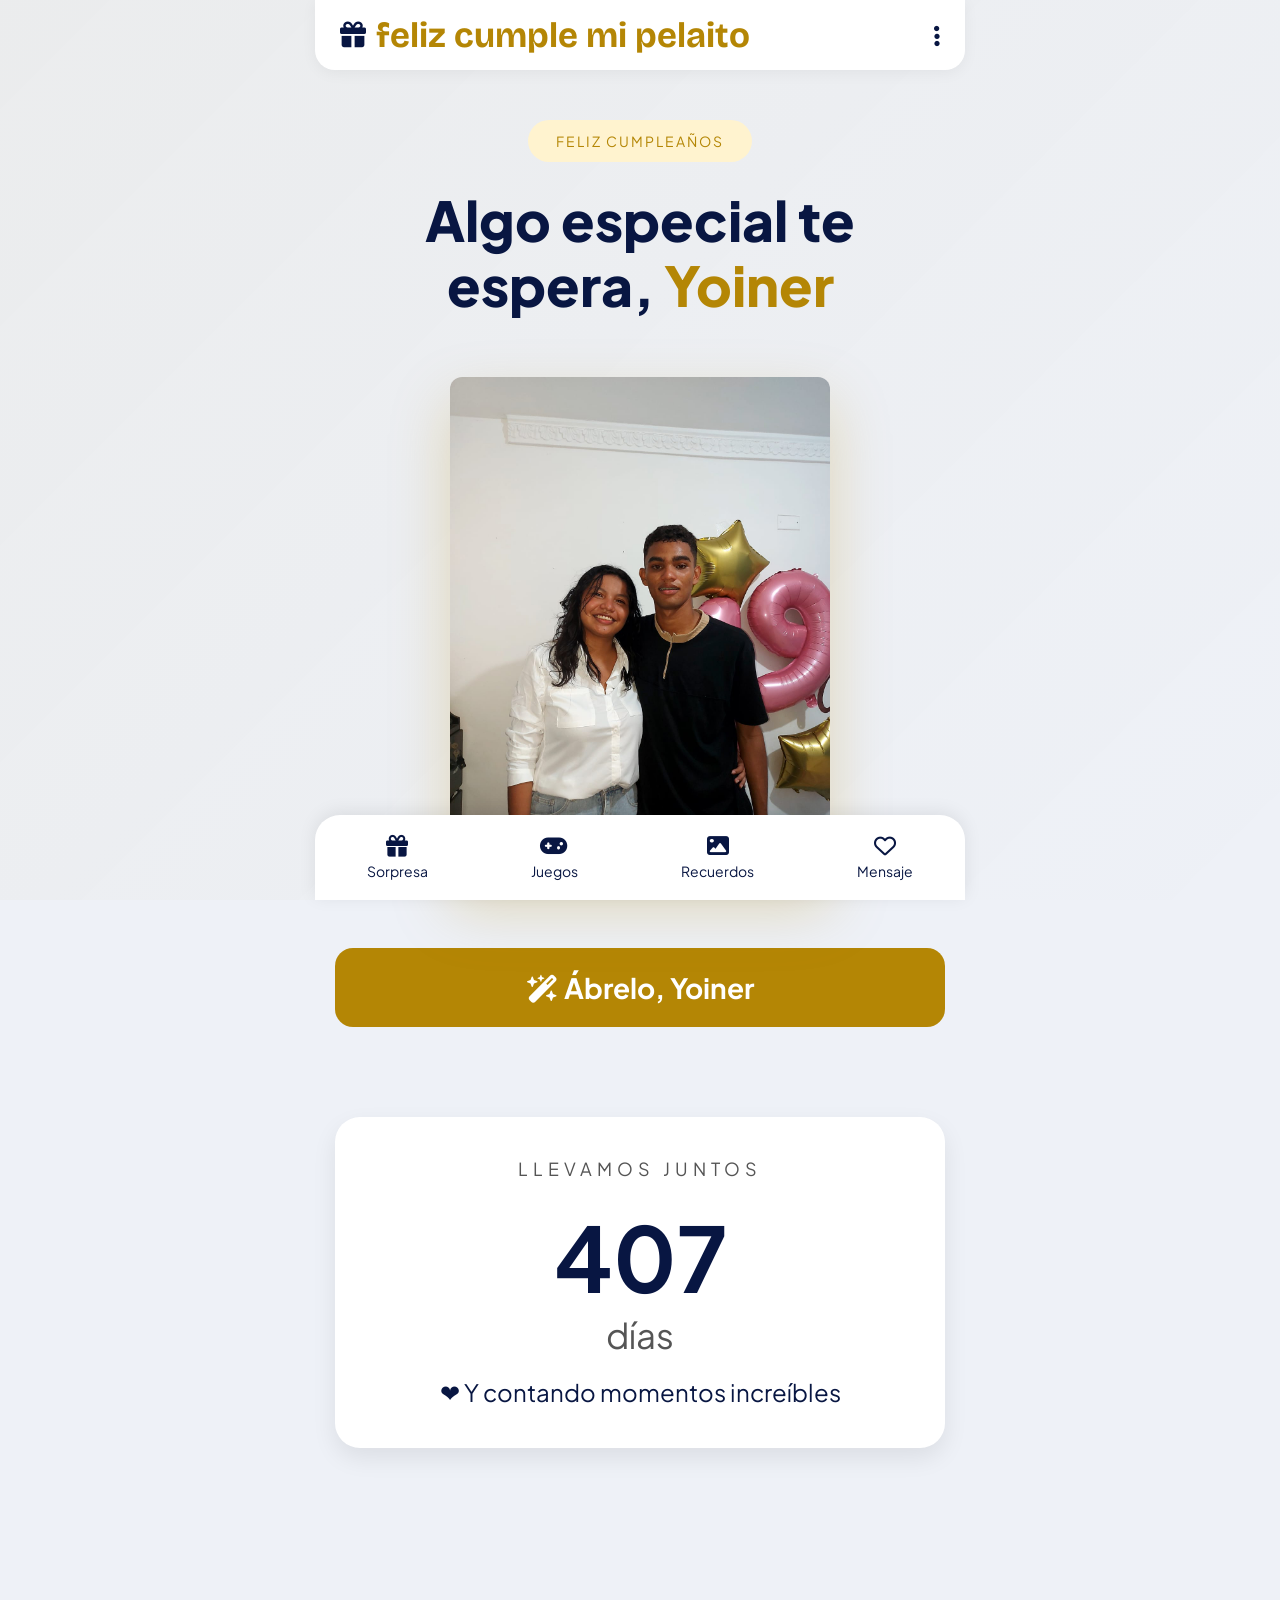
<file: index.html>
<!DOCTYPE html>
<html lang="es">

<head>

    <meta charset="UTF-8">

    <meta name="viewport" content="width=device-width, initial-scale=1.0">

    <title>feliz cumple mi pelaito</title>

    <link rel="stylesheet" href="css/style.css">

    <link rel="stylesheet" href="css/responsive.css">

    <link rel="stylesheet" href="css/animations.css">

    <!-- Google Fonts -->

    <link href="https://fonts.googleapis.com/css2?family=Plus+Jakarta+Sans:wght@300;400;500;700;800&display=swap"
        rel="stylesheet">

    <link href="https://fonts.googleapis.com/css2?family=Bricolage+Grotesque:wght@700;800&display=swap"
        rel="stylesheet">

    <!-- Font Awesome -->

    <link rel="stylesheet" href="https://cdnjs.cloudflare.com/ajax/libs/font-awesome/6.6.0/css/all.min.css">

</head>

<body>

    <header>

        <div class="logo">

            <i class="fa-solid fa-gift"></i>

            <h2>feliz cumple mi pelaito</h2>

        </div>

        <button class="menu">

            <i class="fa-solid fa-ellipsis-vertical"></i>

        </button>

    </header>

    <main>

        <section class="hero">

            <span class="badge">
                FELIZ CUMPLEAÑOS
            </span>

            <h1>

                Algo especial te espera,

                <span>Yoiner</span>

            </h1>

            <div class="gift">

                <img src="img/img 3.jpeg" alt="Regalo">

            </div>

            <button class="btn-regalo">

                <i class="fa-solid fa-wand-magic-sparkles"></i>

                Ábrelo, Yoiner

            </button>

        </section>

        <section class="contador">

            <p>

                LLEVAMOS JUNTOS

            </p>

            <h2 id="dias">

                325

            </h2>

            <span>días</span>

            <p>

                ❤ Y contando momentos increíbles

            </p>

        </section>

    </main>

    <nav class="bottom-menu">

        <a href="index.html">

            <i class="fa-solid fa-gift"></i>

            <span>Sorpresa</span>

        </a>

        <a href="games.html">

            <i class="fa-solid fa-gamepad"></i>

            <span>Juegos</span>

        </a>

        <a href="memories.html">

            <i class="fa-solid fa-image"></i>

            <span>Recuerdos</span>

        </a>

        <a href="message.html">

            <i class="fa-regular fa-heart"></i>

            <span>Mensaje</span>

        </a>

    </nav>

    <script src="js/app.js"></script>

</body>

</html>
</file>
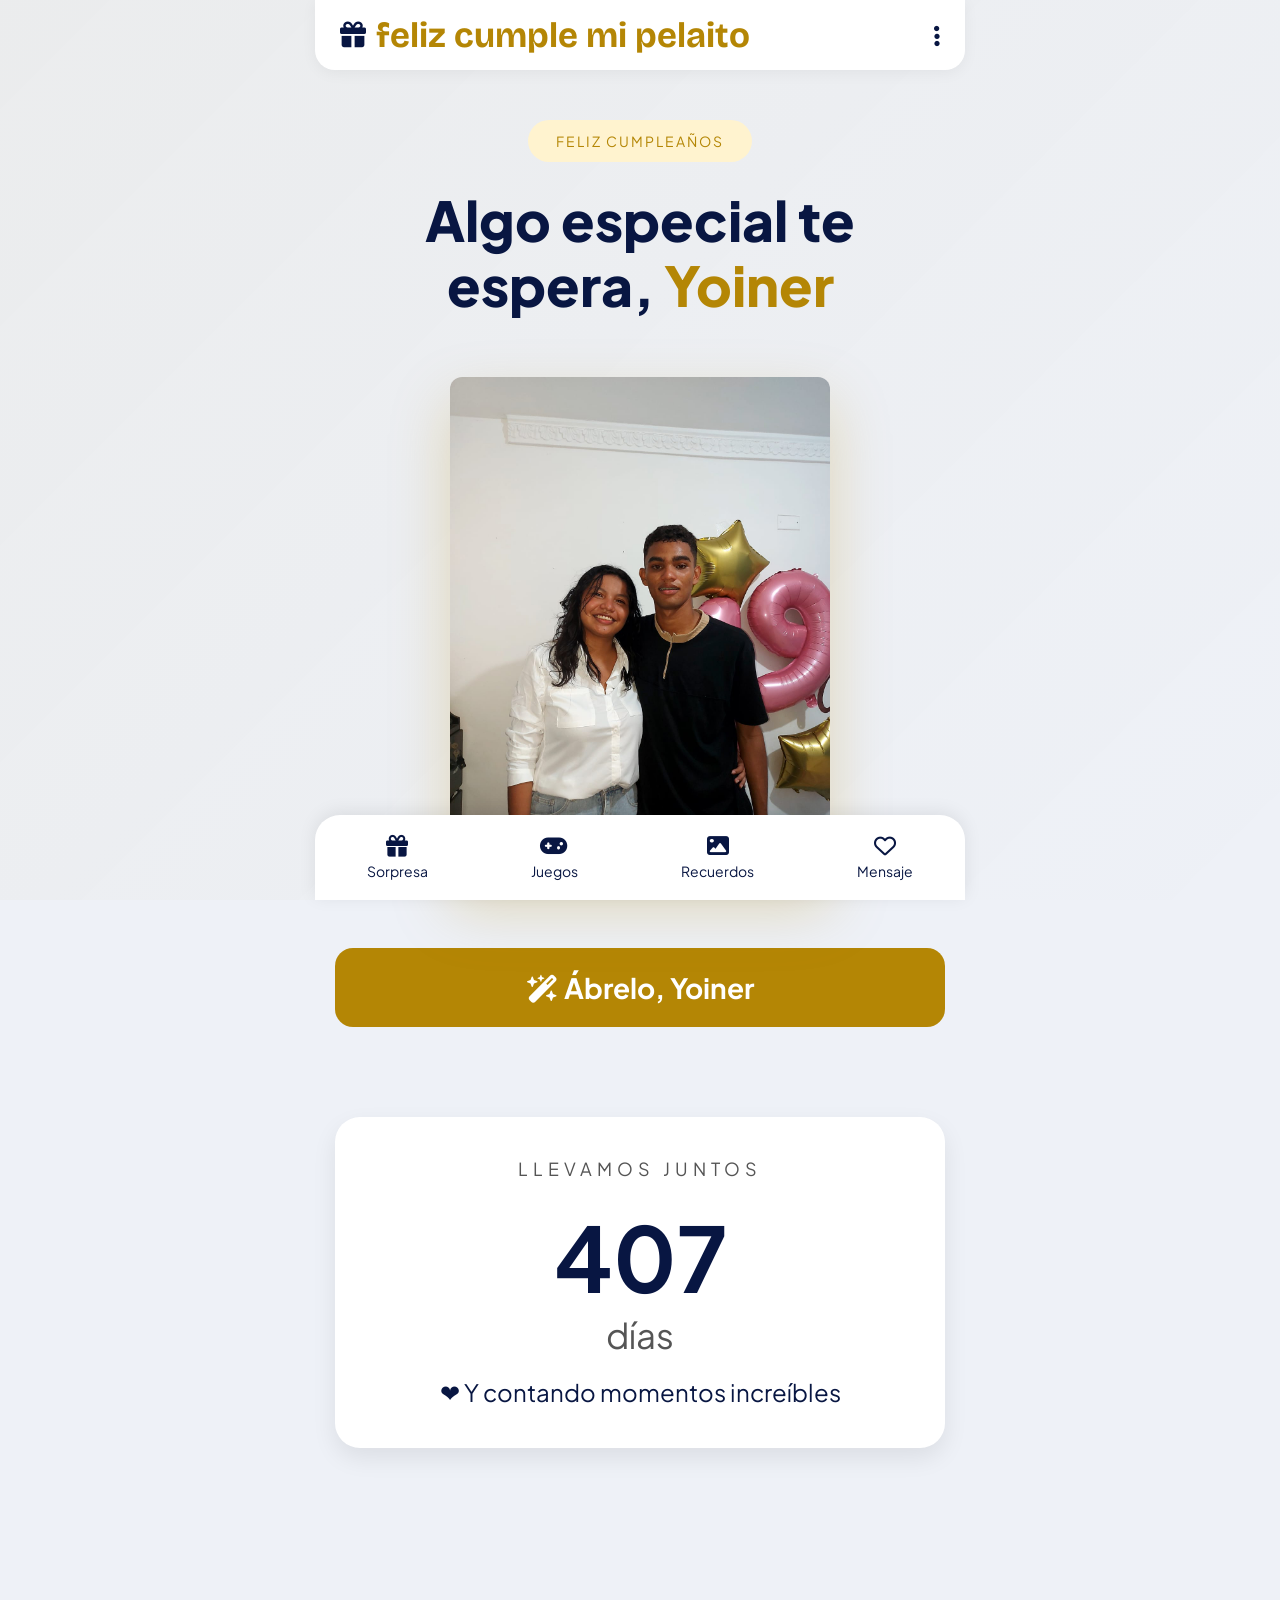
<file: feliz cumple/index.html>
<!DOCTYPE html>
<html lang="es">

<head>

    <meta charset="UTF-8">

    <meta name="viewport" content="width=device-width, initial-scale=1.0">

    <title>feliz cumple mi pelaito</title>

    <link rel="stylesheet" href="css/style.css">

    <link rel="stylesheet" href="css/responsive.css">

    <link rel="stylesheet" href="css/animations.css">

    <!-- Google Fonts -->

    <link href="https://fonts.googleapis.com/css2?family=Plus+Jakarta+Sans:wght@300;400;500;700;800&display=swap"
        rel="stylesheet">

    <link href="https://fonts.googleapis.com/css2?family=Bricolage+Grotesque:wght@700;800&display=swap"
        rel="stylesheet">

    <!-- Font Awesome -->

    <link rel="stylesheet" href="https://cdnjs.cloudflare.com/ajax/libs/font-awesome/6.6.0/css/all.min.css">

</head>

<body>

    <header>

        <div class="logo">

            <i class="fa-solid fa-gift"></i>

            <h2>feliz cumple mi pelaito</h2>

        </div>

        <button class="menu">

            <i class="fa-solid fa-ellipsis-vertical"></i>

        </button>

    </header>

    <main>

        <section class="hero">

            <span class="badge">
                FELIZ CUMPLEAÑOS
            </span>

            <h1>

                Algo especial te espera,

                <span>Yoiner</span>

            </h1>

            <div class="gift">

                <img src="img/img 3.jpeg" alt="Regalo">

            </div>

            <button class="btn-regalo">

                <i class="fa-solid fa-wand-magic-sparkles"></i>

                Ábrelo, Yoiner

            </button>

        </section>

        <section class="contador">

            <p>

                LLEVAMOS JUNTOS

            </p>

            <h2 id="dias">

                325

            </h2>

            <span>días</span>

            <p>

                ❤ Y contando momentos increíbles

            </p>

        </section>

    </main>

    <nav class="bottom-menu">

        <a href="index.html">

            <i class="fa-solid fa-gift"></i>

            <span>Sorpresa</span>

        </a>

        <a href="games.html">

            <i class="fa-solid fa-gamepad"></i>

            <span>Juegos</span>

        </a>

        <a href="memories.html">

            <i class="fa-solid fa-image"></i>

            <span>Recuerdos</span>

        </a>

        <a href="message.html">

            <i class="fa-regular fa-heart"></i>

            <span>Mensaje</span>

        </a>

    </nav>

    <script src="js/app.js"></script>

</body>

</html>
</file>
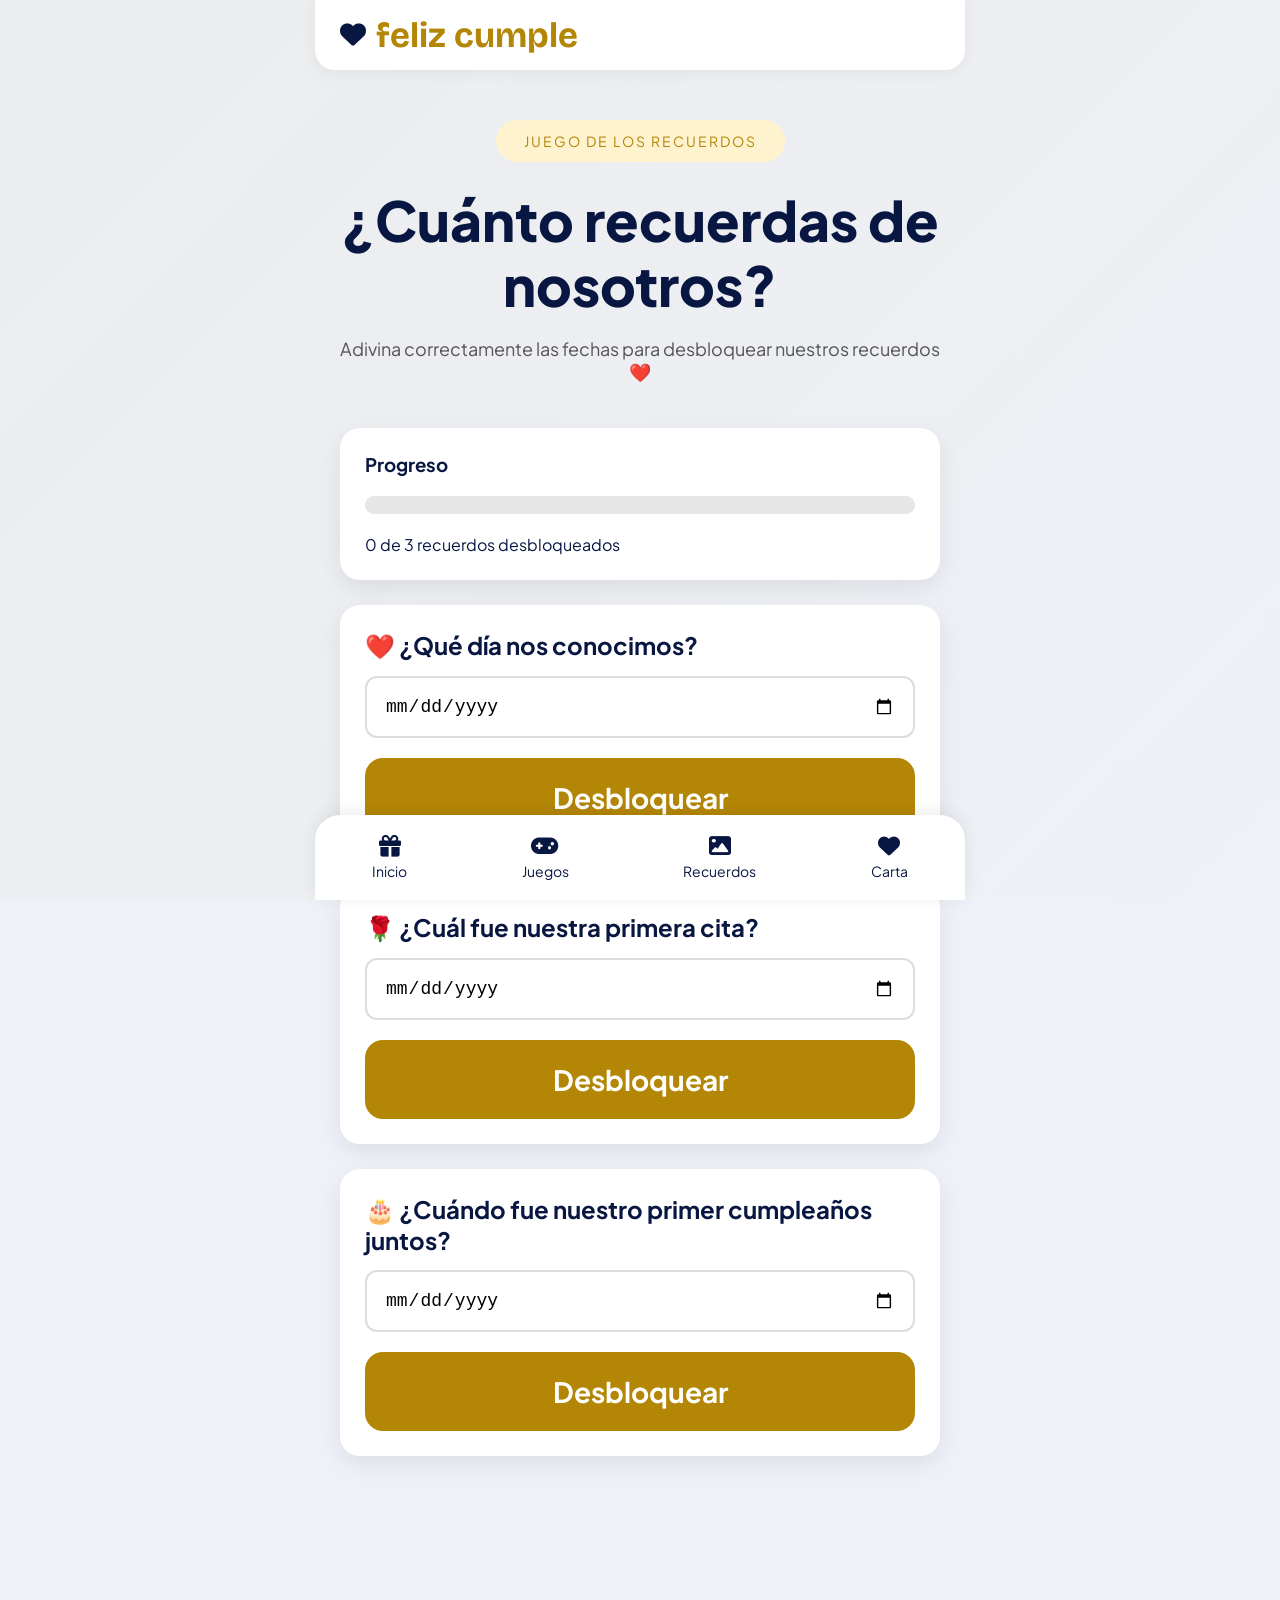
<file: games.html>
<!DOCTYPE html>
<html lang="es">

<head>

    <meta charset="UTF-8">
    <meta name="viewport" content="width=device-width, initial-scale=1.0">

    <title>Juegos | feliz cumple</title>

    <link rel="stylesheet" href="css/style.css">
    <link rel="stylesheet" href="css/responsive.css">
    <link rel="stylesheet" href="css/animations.css">

    <link href="https://fonts.googleapis.com/css2?family=Plus+Jakarta+Sans:wght@300;400;600;700;800&display=swap"
        rel="stylesheet">

    <link href="https://fonts.googleapis.com/css2?family=Bricolage+Grotesque:wght@700;800&display=swap"
        rel="stylesheet">

    <link rel="stylesheet" href="https://cdnjs.cloudflare.com/ajax/libs/font-awesome/6.6.0/css/all.min.css">

</head>

<body>

    <header>

        <div class="logo">

            <i class="fa-solid fa-heart"></i>

            <h2>feliz cumple</h2>

        </div>

    </header>


    <main>

        <section class="hero">

            <span class="badge">
                JUEGO DE LOS RECUERDOS
            </span>

            <h1>

                ¿Cuánto recuerdas de nosotros?

            </h1>

            <p style="margin-top:20px; color:#555; font-size:18px;">

                Adivina correctamente las fechas para desbloquear nuestros recuerdos ❤️

            </p>

        </section>



        <!-- PROGRESO -->

        <section class="card">

            <h3>Progreso</h3>

            <div class="progress">

                <div class="progress-bar" id="progressBar">

                </div>

            </div>

            <p id="progressText">

                0 de 3 recuerdos desbloqueados

            </p>

        </section>




        <!-- PREGUNTA 1 -->

        <section class="card">

            <h2>

                ❤️ ¿Qué día nos conocimos?

            </h2>

            <input type="date" id="fecha1">

            <button class="btn-regalo" onclick="comprobarFecha(1)">

                Desbloquear

            </button>

        </section>





        <!-- PREGUNTA 2 -->

        <section class="card">

            <h2>

                🌹 ¿Cuál fue nuestra primera cita?

            </h2>

            <input type="date" id="fecha2">

            <button class="btn-regalo" onclick="comprobarFecha(2)">

                Desbloquear

            </button>

        </section>





        <!-- PREGUNTA 3 -->

        <section class="card">

            <h2>

                🎂 ¿Cuándo fue nuestro primer cumpleaños juntos?

            </h2>

            <input type="date" id="fecha3">

            <button class="btn-regalo" onclick="comprobarFecha(3)">

                Desbloquear

            </button>

        </section>




        <!-- MENSAJE -->

        <section class="card" id="mensajeFinal" style="display:none; text-align:center;">

            <h2>

                🎉 ¡Lo lograste!

            </h2>

            <p>

                Has desbloqueado todos los recuerdos.

                Ahora puedes ver nuestra galería ❤️

            </p>

            <br>

            <button class="btn-regalo" onclick="window.location='memories.html'">

                Ir a los recuerdos

            </button>

        </section>


    </main>




    <nav class="bottom-menu">

        <a href="index.html">

            <i class="fa-solid fa-gift"></i>

            <span>Inicio</span>

        </a>

        <a href="games.html">

            <i class="fa-solid fa-gamepad"></i>

            <span>Juegos</span>

        </a>

        <a href="memories.html">

            <i class="fa-solid fa-image"></i>

            <span>Recuerdos</span>

        </a>

        <a href="message.html">

            <i class="fa-solid fa-heart"></i>

            <span>Carta</span>

        </a>

    </nav>

    <script src="js/games.js"></script>

</body>

</html>
</file>
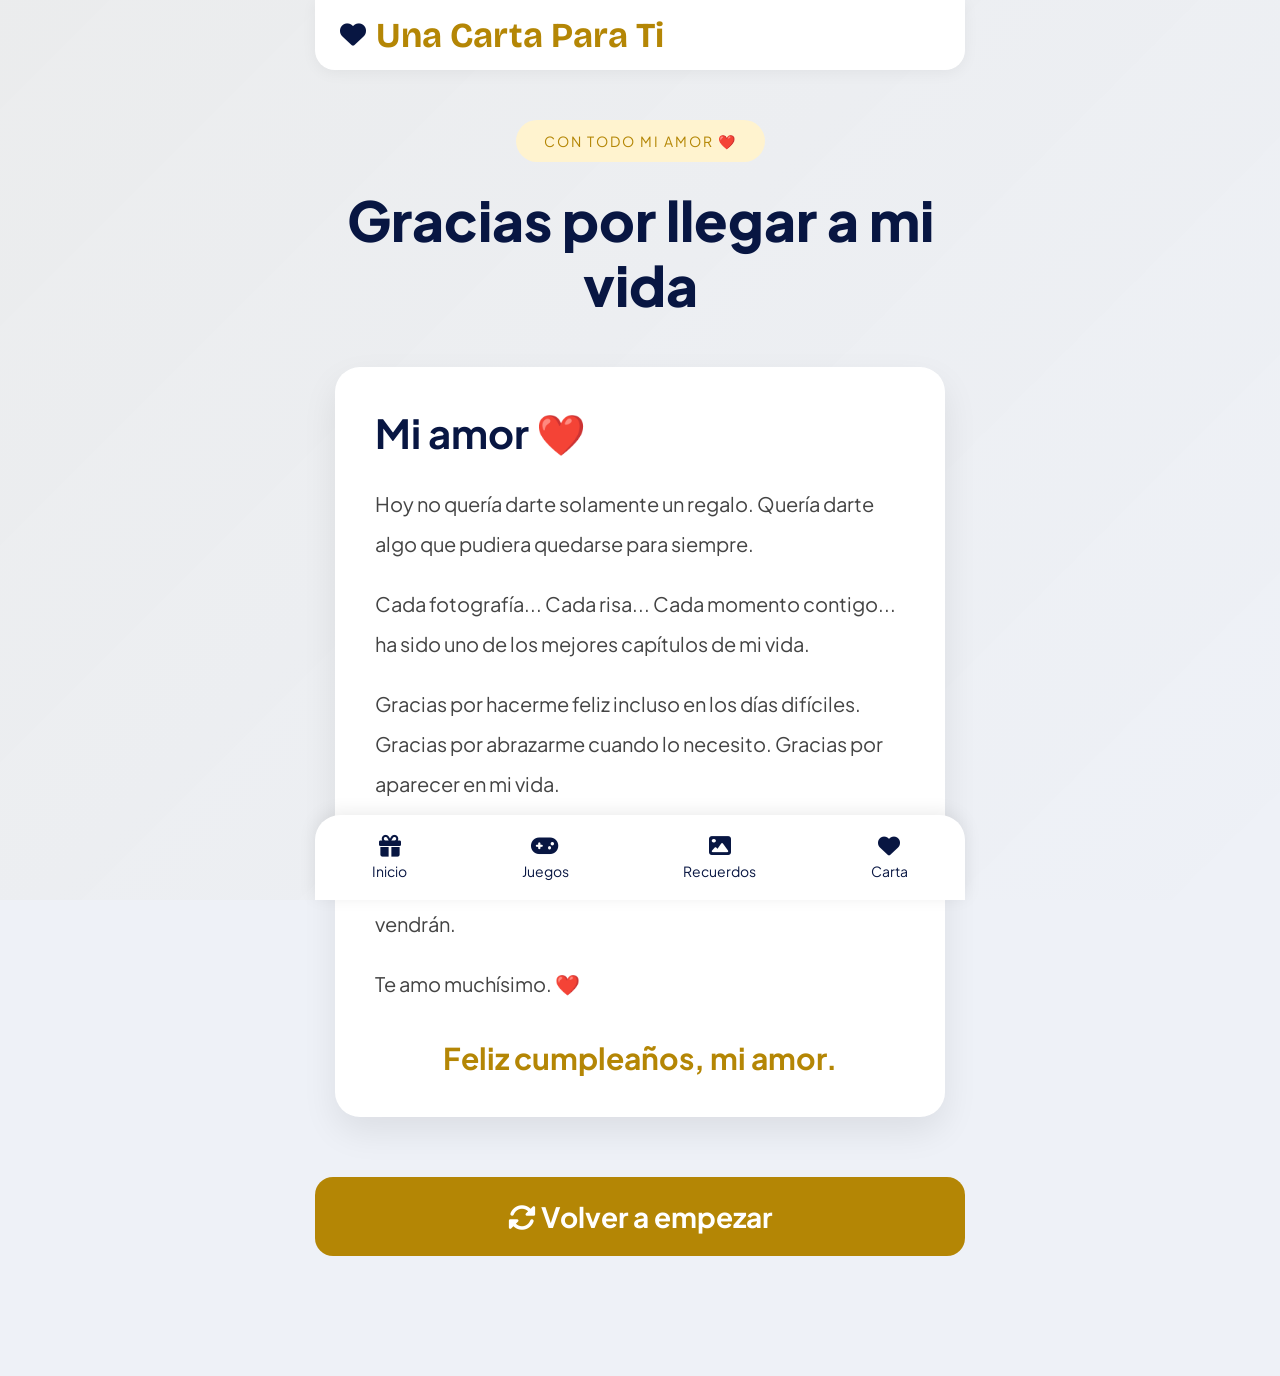
<file: message.html>
<!DOCTYPE html>
<html lang="es">

<head>

    <meta charset="UTF-8">
    <meta name="viewport" content="width=device-width, initial-scale=1.0">

    <title>Para Ti ❤️</title>

    <link rel="stylesheet" href="css/style.css">
    <link rel="stylesheet" href="css/responsive.css">
    <link rel="stylesheet" href="css/animations.css">

    <link href="https://fonts.googleapis.com/css2?family=Plus+Jakarta+Sans:wght@300;400;600;700;800&display=swap"
        rel="stylesheet">

    <link href="https://fonts.googleapis.com/css2?family=Bricolage+Grotesque:wght@700;800&display=swap"
        rel="stylesheet">

    <link rel="stylesheet" href="https://cdnjs.cloudflare.com/ajax/libs/font-awesome/6.6.0/css/all.min.css">

</head>

<body>

    <header>

        <div class="logo">

            <i class="fa-solid fa-heart"></i>

            <h2>Una Carta Para Ti</h2>

        </div>

    </header>


    <main>

        <section class="hero">

            <span class="badge">

                CON TODO MI AMOR ❤️

            </span>

            <h1>

                Gracias por llegar a mi vida

            </h1>

        </section>


        <section class="letter-card">

            <h2>

                Mi amor ❤️

            </h2>

            <p>

                Hoy no quería darte solamente un regalo.

                Quería darte algo que pudiera quedarse para siempre.

            </p>

            <p>

                Cada fotografía...

                Cada risa...

                Cada momento contigo...

                ha sido uno de los mejores capítulos de mi vida.

            </p>

            <p>

                Gracias por hacerme feliz incluso en los días difíciles.

                Gracias por abrazarme cuando lo necesito.

                Gracias por aparecer en mi vida.

            </p>

            <p>

                Espero seguir construyendo miles de recuerdos contigo.

                Y que esta pequeña sorpresa sea solo una de muchas que vendrán.

            </p>

            <p>

                Te amo muchísimo.

                ❤️

            </p>

            <h3>

                Feliz cumpleaños, mi amor.

            </h3>

        </section>


        <section style="text-align:center;margin-top:40px;">

            <button class="btn-regalo" onclick="reiniciar()">

                <i class="fa-solid fa-rotate"></i>

                Volver a empezar

            </button>

        </section>

    </main>



    <nav class="bottom-menu">

        <a href="index.html">

            <i class="fa-solid fa-gift"></i>

            <span>Inicio</span>

        </a>

        <a href="games.html">

            <i class="fa-solid fa-gamepad"></i>

            <span>Juegos</span>

        </a>

        <a href="memories.html">

            <i class="fa-solid fa-image"></i>

            <span>Recuerdos</span>

        </a>

        <a href="message.html">

            <i class="fa-solid fa-heart"></i>

            <span>Carta</span>

        </a>

    </nav>


    <script>

        function reiniciar() {

            window.location.href = "index.html";

        }

    </script>

</body>

</html>
</file>
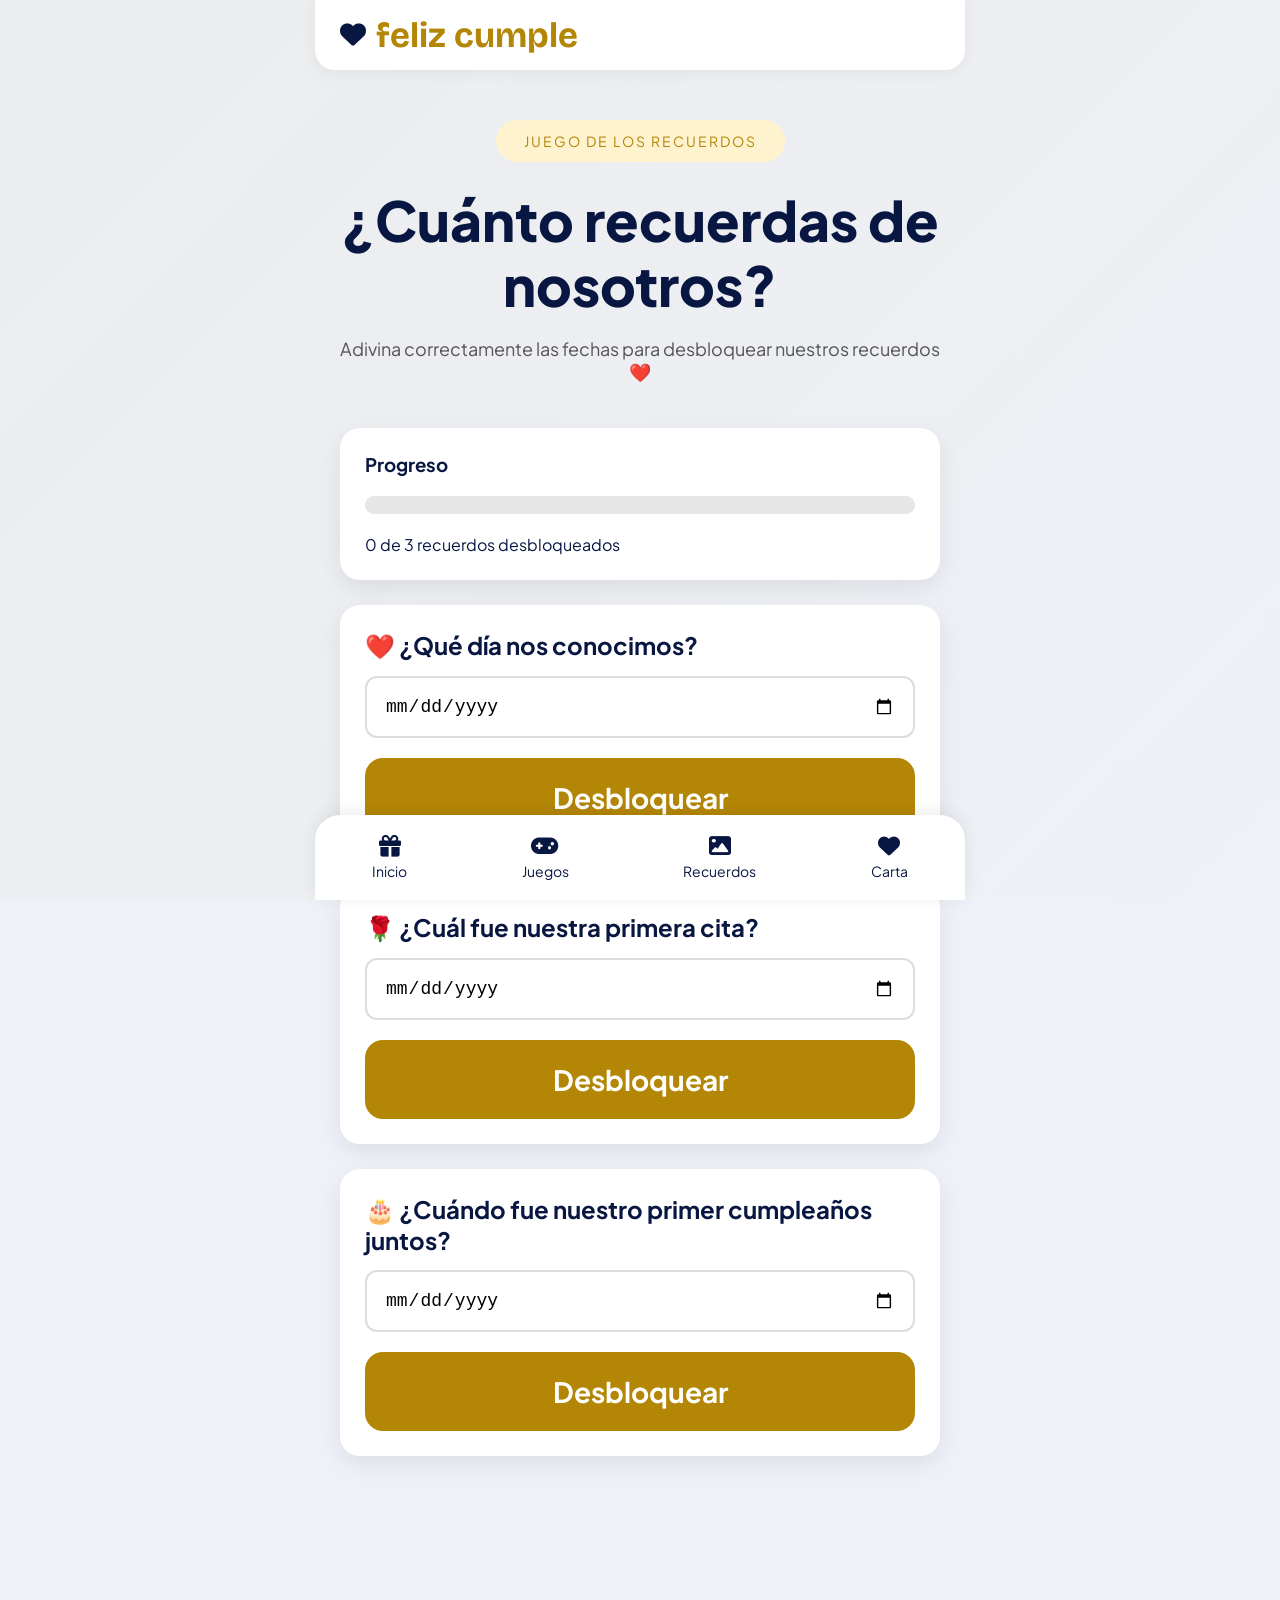
<file: feliz cumple/games.html>
<!DOCTYPE html>
<html lang="es">

<head>

    <meta charset="UTF-8">
    <meta name="viewport" content="width=device-width, initial-scale=1.0">

    <title>Juegos | feliz cumple</title>

    <link rel="stylesheet" href="css/style.css">
    <link rel="stylesheet" href="css/responsive.css">
    <link rel="stylesheet" href="css/animations.css">

    <link href="https://fonts.googleapis.com/css2?family=Plus+Jakarta+Sans:wght@300;400;600;700;800&display=swap"
        rel="stylesheet">

    <link href="https://fonts.googleapis.com/css2?family=Bricolage+Grotesque:wght@700;800&display=swap"
        rel="stylesheet">

    <link rel="stylesheet" href="https://cdnjs.cloudflare.com/ajax/libs/font-awesome/6.6.0/css/all.min.css">

</head>

<body>

    <header>

        <div class="logo">

            <i class="fa-solid fa-heart"></i>

            <h2>feliz cumple</h2>

        </div>

    </header>


    <main>

        <section class="hero">

            <span class="badge">
                JUEGO DE LOS RECUERDOS
            </span>

            <h1>

                ¿Cuánto recuerdas de nosotros?

            </h1>

            <p style="margin-top:20px; color:#555; font-size:18px;">

                Adivina correctamente las fechas para desbloquear nuestros recuerdos ❤️

            </p>

        </section>



        <!-- PROGRESO -->

        <section class="card">

            <h3>Progreso</h3>

            <div class="progress">

                <div class="progress-bar" id="progressBar">

                </div>

            </div>

            <p id="progressText">

                0 de 3 recuerdos desbloqueados

            </p>

        </section>




        <!-- PREGUNTA 1 -->

        <section class="card">

            <h2>

                ❤️ ¿Qué día nos conocimos?

            </h2>

            <input type="date" id="fecha1">

            <button class="btn-regalo" onclick="comprobarFecha(1)">

                Desbloquear

            </button>

        </section>





        <!-- PREGUNTA 2 -->

        <section class="card">

            <h2>

                🌹 ¿Cuál fue nuestra primera cita?

            </h2>

            <input type="date" id="fecha2">

            <button class="btn-regalo" onclick="comprobarFecha(2)">

                Desbloquear

            </button>

        </section>





        <!-- PREGUNTA 3 -->

        <section class="card">

            <h2>

                🎂 ¿Cuándo fue nuestro primer cumpleaños juntos?

            </h2>

            <input type="date" id="fecha3">

            <button class="btn-regalo" onclick="comprobarFecha(3)">

                Desbloquear

            </button>

        </section>




        <!-- MENSAJE -->

        <section class="card" id="mensajeFinal" style="display:none; text-align:center;">

            <h2>

                🎉 ¡Lo lograste!

            </h2>

            <p>

                Has desbloqueado todos los recuerdos.

                Ahora puedes ver nuestra galería ❤️

            </p>

            <br>

            <button class="btn-regalo" onclick="window.location='memories.html'">

                Ir a los recuerdos

            </button>

        </section>


    </main>




    <nav class="bottom-menu">

        <a href="index.html">

            <i class="fa-solid fa-gift"></i>

            <span>Inicio</span>

        </a>

        <a href="games.html">

            <i class="fa-solid fa-gamepad"></i>

            <span>Juegos</span>

        </a>

        <a href="memories.html">

            <i class="fa-solid fa-image"></i>

            <span>Recuerdos</span>

        </a>

        <a href="message.html">

            <i class="fa-solid fa-heart"></i>

            <span>Carta</span>

        </a>

    </nav>

    <script src="js/games.js"></script>

</body>

</html>
</file>
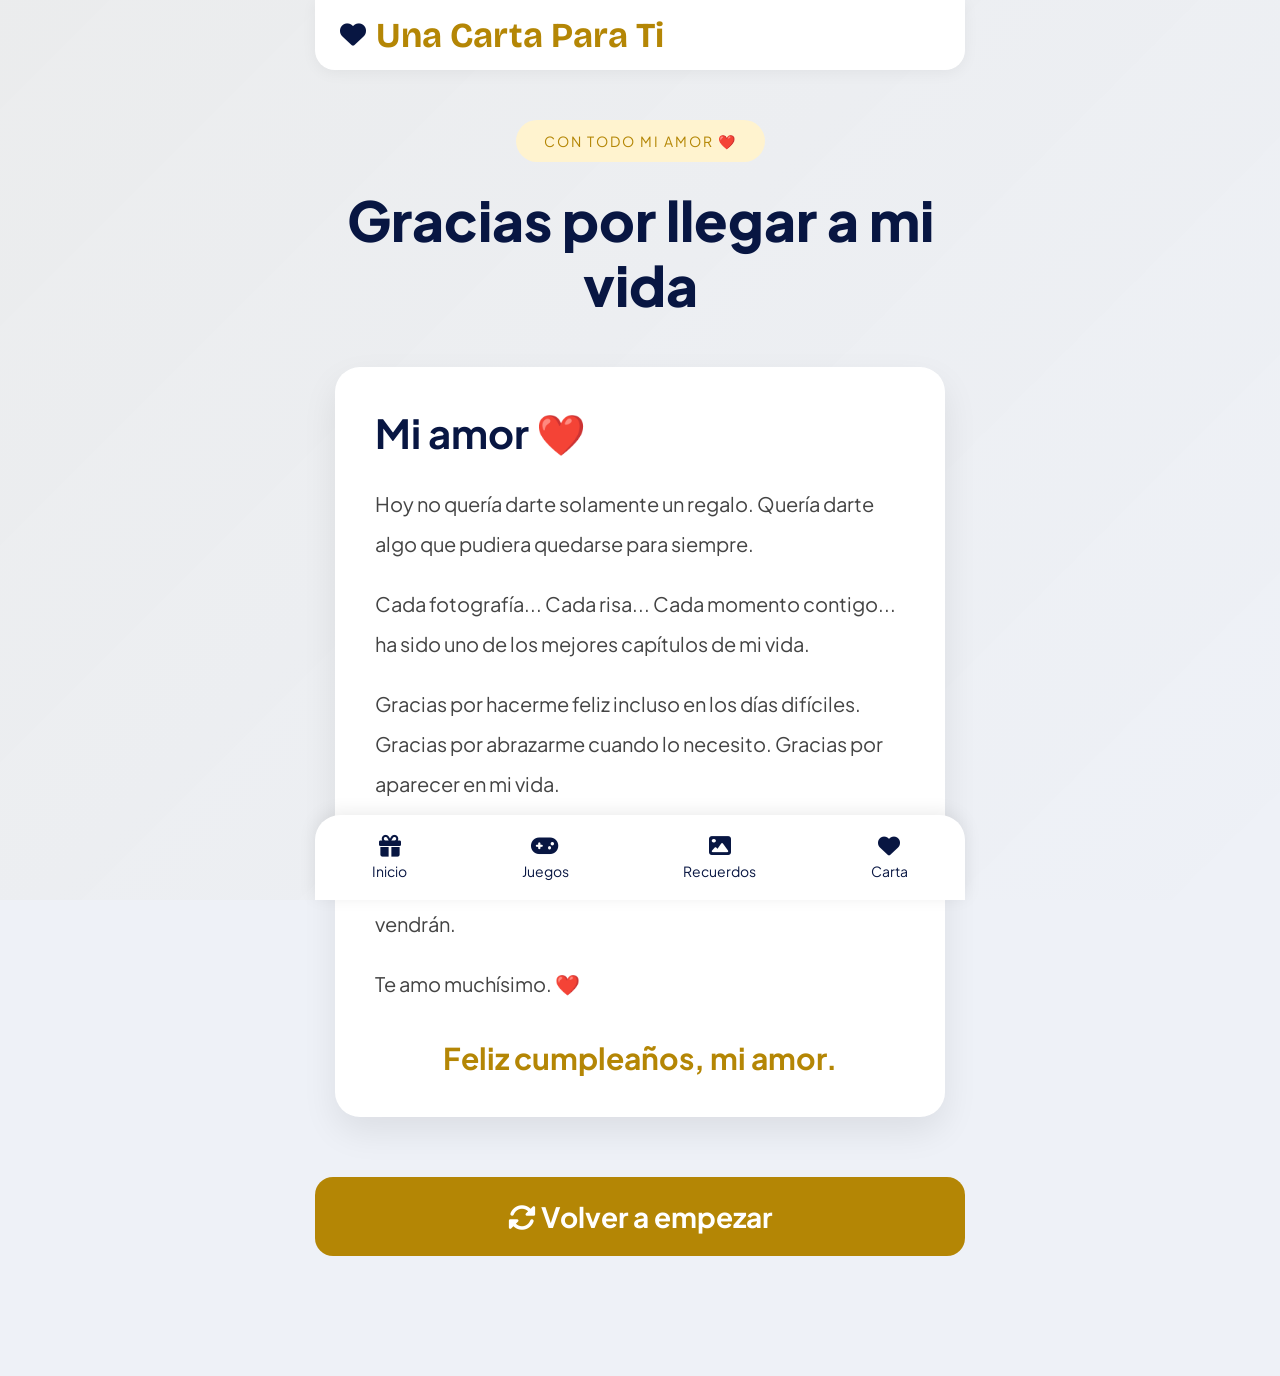
<file: feliz cumple/message.html>
<!DOCTYPE html>
<html lang="es">

<head>

    <meta charset="UTF-8">
    <meta name="viewport" content="width=device-width, initial-scale=1.0">

    <title>Para Ti ❤️</title>

    <link rel="stylesheet" href="css/style.css">
    <link rel="stylesheet" href="css/responsive.css">
    <link rel="stylesheet" href="css/animations.css">

    <link href="https://fonts.googleapis.com/css2?family=Plus+Jakarta+Sans:wght@300;400;600;700;800&display=swap"
        rel="stylesheet">

    <link href="https://fonts.googleapis.com/css2?family=Bricolage+Grotesque:wght@700;800&display=swap"
        rel="stylesheet">

    <link rel="stylesheet" href="https://cdnjs.cloudflare.com/ajax/libs/font-awesome/6.6.0/css/all.min.css">

</head>

<body>

    <header>

        <div class="logo">

            <i class="fa-solid fa-heart"></i>

            <h2>Una Carta Para Ti</h2>

        </div>

    </header>


    <main>

        <section class="hero">

            <span class="badge">

                CON TODO MI AMOR ❤️

            </span>

            <h1>

                Gracias por llegar a mi vida

            </h1>

        </section>


        <section class="letter-card">

            <h2>

                Mi amor ❤️

            </h2>

            <p>

                Hoy no quería darte solamente un regalo.

                Quería darte algo que pudiera quedarse para siempre.

            </p>

            <p>

                Cada fotografía...

                Cada risa...

                Cada momento contigo...

                ha sido uno de los mejores capítulos de mi vida.

            </p>

            <p>

                Gracias por hacerme feliz incluso en los días difíciles.

                Gracias por abrazarme cuando lo necesito.

                Gracias por aparecer en mi vida.

            </p>

            <p>

                Espero seguir construyendo miles de recuerdos contigo.

                Y que esta pequeña sorpresa sea solo una de muchas que vendrán.

            </p>

            <p>

                Te amo muchísimo.

                ❤️

            </p>

            <h3>

                Feliz cumpleaños, mi amor.

            </h3>

        </section>


        <section style="text-align:center;margin-top:40px;">

            <button class="btn-regalo" onclick="reiniciar()">

                <i class="fa-solid fa-rotate"></i>

                Volver a empezar

            </button>

        </section>

    </main>



    <nav class="bottom-menu">

        <a href="index.html">

            <i class="fa-solid fa-gift"></i>

            <span>Inicio</span>

        </a>

        <a href="games.html">

            <i class="fa-solid fa-gamepad"></i>

            <span>Juegos</span>

        </a>

        <a href="memories.html">

            <i class="fa-solid fa-image"></i>

            <span>Recuerdos</span>

        </a>

        <a href="message.html">

            <i class="fa-solid fa-heart"></i>

            <span>Carta</span>

        </a>

    </nav>


    <script>

        function reiniciar() {

            window.location.href = "index.html";

        }

    </script>

</body>

</html>
</file>
<file: css/style.css>
/* ========================= */
/* RESET */
/* ========================= */

* {
    margin: 0;
    padding: 0;
    box-sizing: border-box;
}

html {
    scroll-behavior: smooth;
}

body {

    font-family: 'Plus Jakarta Sans', sans-serif;
    background: #f8f8fb;
    color: #081642;
    min-height: 100vh;
    overflow-x: hidden;

}


/* ========================= */
/* COLORES */
/* ========================= */

:root {

    --azul: #081642;
    --dorado: #b48605;
    --doradoClaro: #f7e7b3;
    --blanco: #ffffff;
    --gris: #f5f6fa;
    --gris2: #e4e4e4;

}


/* ========================= */
/* HEADER */
/* ========================= */

header {

    position: fixed;

    top: 0;
    left: 0;

    width: 100%;

    height: 70px;

    background: white;

    display: flex;

    justify-content: space-between;

    align-items: center;

    padding: 0 25px;

    box-shadow: 0 3px 15px rgba(0, 0, 0, .05);

    z-index: 1000;

}

.logo {

    display: flex;

    align-items: center;

    gap: 10px;

}

.logo i {

    color: var(--azul);

    font-size: 26px;

}

.logo h2 {

    color: var(--dorado);

    font-size: 35px;

    font-family: 'Bricolage Grotesque', sans-serif;

}

.menu {

    border: none;

    background: none;

    font-size: 24px;

    color: var(--azul);

    cursor: pointer;

}


/* ========================= */
/* MAIN */
/* ========================= */

main {

    width: 100%;

    max-width: 600px;

    margin: auto;

    padding-top: 100px;

    padding-bottom: 120px;

}


/* ========================= */
/* HERO */
/* ========================= */

.hero {

    text-align: center;

    padding: 20px;

}

.badge {

    display: inline-block;

    background: #fff3cf;

    color: var(--dorado);

    padding: 12px 28px;

    border-radius: 50px;

    font-size: 14px;

    letter-spacing: 2px;

    margin-bottom: 25px;

}

.hero h1 {

    font-size: 55px;

    line-height: 65px;

    font-weight: 800;

    color: var(--azul);

}

.hero h1 span {

    color: var(--dorado);

}


/* ========================= */
/* REGALO */
/* ========================= */

.gift {

    margin-top: 60px;

    margin-bottom: 40px;

}

.gift img {

    width: 100%;

    max-width: 380px;

    border-radius: 12px;

    box-shadow: 0 25px 60px rgba(180, 134, 5, .25);

}


/* ========================= */
/* BOTÓN */
/* ========================= */

.btn-regalo {

    margin-top: 20px;

    width: 100%;

    padding: 22px;

    border: none;

    border-radius: 18px;

    background: var(--dorado);

    color: white;

    font-size: 28px;

    cursor: pointer;

    transition: .3s;

    font-weight: 700;

}

.btn-regalo:hover {

    transform: translateY(-5px);

    box-shadow: 0 20px 35px rgba(0, 0, 0, .18);

}


/* ========================= */
/* CONTADOR */
/* ========================= */

.contador {

    margin: 70px 20px;

    background: white;

    border-radius: 25px;

    padding: 40px;

    text-align: center;

    box-shadow: 0 10px 25px rgba(0, 0, 0, .08);

}

.contador p:first-child {

    font-size: 18px;

    letter-spacing: 5px;

    color: #555;

}

.contador h2 {

    margin-top: 20px;

    font-size: 90px;

    color: var(--azul);

}

.contador span {

    font-size: 35px;

    color: #555;

}

.contador p:last-child {

    margin-top: 20px;

    font-size: 24px;

}


/* ========================= */
/* MENÚ INFERIOR */
/* ========================= */

.bottom-menu {

    position: fixed;

    bottom: 0;

    left: 50%;

    transform: translateX(-50%);

    width: 100%;

    max-width: 600px;

    height: 85px;

    background: white;

    display: flex;

    justify-content: space-around;

    align-items: center;

    box-shadow: 0 -3px 18px rgba(0, 0, 0, .08);

    border-top-left-radius: 25px;

    border-top-right-radius: 25px;

}

.bottom-menu a {

    text-decoration: none;

    color: var(--azul);

    display: flex;

    flex-direction: column;

    align-items: center;

    gap: 5px;

    transition: .3s;

}

.bottom-menu a i {

    font-size: 22px;

}

.bottom-menu a span {

    font-size: 14px;

}

.bottom-menu a:hover {

    color: var(--dorado);

}


/* ========================= */
/* TARJETAS */
/* ========================= */

.card {

    background: white;

    border-radius: 20px;

    padding: 25px;

    box-shadow: 0 8px 25px rgba(0, 0, 0, .08);

    margin: 25px;

}


/* ========================= */
/* INPUTS */
/* ========================= */

input {

    width: 100%;

    padding: 18px;

    border-radius: 12px;

    border: 2px solid #ddd;

    outline: none;

    font-size: 18px;

    margin-top: 15px;

}

input:focus {

    border-color: var(--dorado);

}


/* ========================= */
/* BOTONES */
/* ========================= */

button {

    font-family: 'Plus Jakarta Sans', sans-serif;

}

/* ========================= */
/* BARRA DE PROGRESO */
/* ========================= */

.progress {

    width: 100%;

    height: 18px;

    background: #e6e6e6;

    border-radius: 20px;

    overflow: hidden;

    margin: 20px 0;

}

.progress-bar {

    width: 0%;

    height: 100%;

    background: linear-gradient(90deg, #FFD700, #F4B400);

    border-radius: 20px;

    transition: .6s;

}

/*========================================*/
/* TARJETAS DE RECUERDOS */
/*========================================*/

.memory-card {

    background: white;

    margin: 30px 20px;

    border-radius: 20px;

    overflow: hidden;

    box-shadow: 0 10px 25px rgba(0, 0, 0, .08);

    transition: .4s;

}

.memory-card:hover {

    transform: translateY(-8px);

}

.memory-card img {

    width: 100%;

    height: 320px;

    object-fit: cover;

}

.memory-info {

    padding: 25px;

}

.memory-info h2 {

    color: #081642;

    margin-bottom: 15px;

    font-size: 30px;

}

.memory-info p {

    color: #555;

    font-size: 18px;

    line-height: 30px;

}

/*====================================*/
/* CARTA */
/*====================================*/

.letter-card {

    background: white;

    margin: 30px 20px;

    padding: 40px;

    border-radius: 25px;

    box-shadow: 0 15px 35px rgba(0, 0, 0, .08);

    animation: subir 1s;

}

.letter-card h2 {

    font-size: 40px;

    color: #081642;

    margin-bottom: 25px;

}

.letter-card h3 {

    margin-top: 35px;

    font-size: 30px;

    color: #b48605;

    text-align: center;

}

.letter-card p {

    font-size: 20px;

    line-height: 40px;

    margin-bottom: 20px;

    color: #444;

}

@keyframes subir {

    from {

        opacity: 0;

        transform: translateY(60px);

    }

    to {

        opacity: 1;

        transform: translateY(0);

    }

}

.video-regalo {

    width: 100%;

    max-width: 380px;

    border-radius: 20px;

    box-shadow: 0 20px 40px rgba(0, 0, 0, .2);

}

/*========================================*/
/* FOTO PEQUEÑA EN LOS RECUERDOS */
/*========================================*/

.foto-pequena{
    width: 230px !important;
    height: auto !important;
    display: block;
    margin: 30px auto;
    border-radius: 20px;
    object-fit: cover;
    box-shadow: 0 10px 25px rgba(0,0,0,.15);
}
</file>
<file: css/responsive.css>
/* =================================== */
/* RESPONSIVE DESIGN */
/* =================================== */

/* Tablets */
@media (max-width: 992px) {

    main {
        padding-left: 20px;
        padding-right: 20px;
    }

    .hero h1 {
        font-size: 48px;
        line-height: 58px;
    }

    .gift img {
        max-width: 340px;
    }

    .contador h2 {
        font-size: 75px;
    }

}


/* Celulares grandes */

@media (max-width:768px) {

    header {

        padding: 0 20px;

        height: 65px;

    }

    .logo h2 {

        font-size: 28px;

    }

    .hero {

        padding: 10px;

    }

    .hero h1 {

        font-size: 42px;

        line-height: 50px;

    }

    .badge {

        font-size: 12px;

        padding: 10px 20px;

    }

    .gift {

        margin-top: 45px;

    }

    .gift img {

        width: 90%;

    }

    .btn-regalo {

        width: 100%;

        font-size: 22px;

        padding: 18px;

    }

    .contador {

        padding: 30px 20px;

    }

    .contador h2 {

        font-size: 65px;

    }

    .contador span {

        font-size: 28px;

    }

    .contador p:last-child {

        font-size: 18px;

    }

}


/* Celulares pequeños */

@media (max-width:480px) {

    header {

        padding: 0 15px;

    }

    .logo h2 {

        font-size: 23px;

    }

    .logo i {

        font-size: 22px;

    }

    .hero h1 {

        font-size: 34px;

        line-height: 42px;

    }

    .badge {

        font-size: 11px;

        letter-spacing: 1px;

    }

    .gift {

        margin-top: 35px;

    }

    .gift img {

        width: 95%;

    }

    .btn-regalo {

        font-size: 18px;

        padding: 16px;

        border-radius: 15px;

    }

    .contador {

        margin: 50px 10px;

        padding: 25px 15px;

    }

    .contador h2 {

        font-size: 55px;

    }

    .contador span {

        font-size: 22px;

    }

    .contador p {

        font-size: 15px;

    }

    .bottom-menu {

        height: 75px;

    }

    .bottom-menu a i {

        font-size: 20px;

    }

    .bottom-menu a span {

        font-size: 11px;

    }

}


/* Pantallas grandes */

@media (min-width:1200px) {

    body {

        background: #eef1f7;

    }

    main {

        max-width: 650px;

    }

    header {

        max-width: 650px;

        left: 50%;

        transform: translateX(-50%);

        border-radius: 0 0 20px 20px;

    }

    .bottom-menu {

        max-width: 650px;

    }

}
</file>
<file: css/animations.css>
/* =========================
   BRILLO DEL REGALO
========================= */

@keyframes brillo {

    0% {
        box-shadow: 0 0 20px rgba(180, 134, 5, .25);
    }

    50% {
        box-shadow: 0 0 45px rgba(180, 134, 5, .6);
    }

    100% {
        box-shadow: 0 0 20px rgba(180, 134, 5, .25);
    }
}

.gift img {
    animation: brillo 3s infinite ease-in-out;
}


/* =========================
   FLOTAR REGALO
========================= */

@keyframes flotar {

    0%,
    100% {
        transform: translateY(0px);
    }

    50% {
        transform: translateY(-12px);
    }
}

.gift {
    animation: flotar 5s infinite ease-in-out;
}


/* =========================
   BOTÓN PULSANTE
========================= */

@keyframes pulse {

    0% {
        transform: scale(1);
    }

    50% {
        transform: scale(1.03);
    }

    100% {
        transform: scale(1);
    }
}

.btn-regalo {
    animation: pulse 2s infinite;
}


/* =========================
   DESTELLOS DORADOS
========================= */

@keyframes destello {

    0% {
        opacity: 0;
        transform: scale(0.5) rotate(0deg);
    }

    50% {
        opacity: 1;
        transform: scale(1.2) rotate(180deg);
    }

    100% {
        opacity: 0;
        transform: scale(0.5) rotate(360deg);
    }
}

.sparkle {

    position: absolute;
    width: 10px;
    height: 10px;
    background: var(--doradoClaro);
    border-radius: 50%;
    animation: destello 3s infinite;
}


/* =========================
   CORAZONES FLOTANTES
========================= */

@keyframes subirCorazon {

    0% {
        transform: translateY(0) scale(1);
        opacity: 1;
    }

    100% {
        transform: translateY(-180px) scale(1.8);
        opacity: 0;
    }
}

.corazon {

    position: fixed;
    bottom: 80px;
    font-size: 28px;
    color: #ff3b6b;
    pointer-events: none;
    z-index: 9999;
    animation: subirCorazon 2s linear forwards;
}


/* =========================
   CONFETI
========================= */

@keyframes caerConfeti {

    0% {
        transform: translateY(-100vh) rotate(0deg);
        opacity: 1;
    }

    100% {
        transform: translateY(100vh) rotate(720deg);
        opacity: 0;
    }
}

.confeti {

    position: fixed;
    width: 12px;
    height: 12px;
    top: -20px;
    z-index: 9998;
    animation: caerConfeti 4s linear forwards;
}


/* =========================
   APARICIÓN SUAVE
========================= */

@keyframes aparecer {

    from {
        opacity: 0;
        transform: translateY(30px);
    }

    to {
        opacity: 1;
        transform: translateY(0);
    }
}

.hero,
.contador,
.card {
    animation: aparecer .8s ease-out;
}


/* =========================
   TARJETAS DE RECUERDOS
========================= */

@keyframes flotarCard {

    0%,
    100% {
        transform: translateY(0px) rotate(-2deg);
    }

    50% {
        transform: translateY(-8px) rotate(-1deg);
    }
}

.polaroid {
    animation: flotarCard 6s infinite ease-in-out;
}


/* =========================
   EFECTO HOVER TARJETAS
========================= */

.polaroid:hover {

    transform: scale(1.03) rotate(0deg);
    transition: .4s;
    z-index: 10;
}


/* =========================
   FONDO BRILLANTE
========================= */

@keyframes moverFondo {

    0% {
        background-position: 0% 50%;
    }

    50% {
        background-position: 100% 50%;
    }

    100% {
        background-position: 0% 50%;
    }
}

body::before {

    content: "";
    position: fixed;
    inset: 0;
    background: linear-gradient(135deg,
            rgba(180, 134, 5, .04),
            rgba(255, 255, 255, 0),
            rgba(8, 22, 66, .03));
    background-size: 200% 200%;
    animation: moverFondo 12s ease infinite;
    pointer-events: none;
    z-index: -1;
}


/* =========================
   REBOTE SUAVE DEL CONTADOR
========================= */

@keyframes rebote {

    0%,
    100% {
        transform: scale(1);
    }

    30% {
        transform: scale(1.05);
    }

    60% {
        transform: scale(0.98);
    }
}

.contador h2 {
    animation: rebote 3s infinite;
}


/* =========================
   EFECTO DE CLIC
========================= */

.btn-regalo:active {
    transform: scale(0.96);
}


/* =========================
   SOMBRA DORADA EN TARJETAS
========================= */

.gold-card {
    box-shadow: 0 0 0 1px rgba(180, 134, 5, .25),
        0 10px 30px rgba(180, 134, 5, .15);
}
</file>
<file: feliz cumple/css/style.css>
/* ========================= */
/* RESET */
/* ========================= */

* {
    margin: 0;
    padding: 0;
    box-sizing: border-box;
}

html {
    scroll-behavior: smooth;
}

body {

    font-family: 'Plus Jakarta Sans', sans-serif;
    background: #f8f8fb;
    color: #081642;
    min-height: 100vh;
    overflow-x: hidden;

}


/* ========================= */
/* COLORES */
/* ========================= */

:root {

    --azul: #081642;
    --dorado: #b48605;
    --doradoClaro: #f7e7b3;
    --blanco: #ffffff;
    --gris: #f5f6fa;
    --gris2: #e4e4e4;

}


/* ========================= */
/* HEADER */
/* ========================= */

header {

    position: fixed;

    top: 0;
    left: 0;

    width: 100%;

    height: 70px;

    background: white;

    display: flex;

    justify-content: space-between;

    align-items: center;

    padding: 0 25px;

    box-shadow: 0 3px 15px rgba(0, 0, 0, .05);

    z-index: 1000;

}

.logo {

    display: flex;

    align-items: center;

    gap: 10px;

}

.logo i {

    color: var(--azul);

    font-size: 26px;

}

.logo h2 {

    color: var(--dorado);

    font-size: 35px;

    font-family: 'Bricolage Grotesque', sans-serif;

}

.menu {

    border: none;

    background: none;

    font-size: 24px;

    color: var(--azul);

    cursor: pointer;

}


/* ========================= */
/* MAIN */
/* ========================= */

main {

    width: 100%;

    max-width: 600px;

    margin: auto;

    padding-top: 100px;

    padding-bottom: 120px;

}


/* ========================= */
/* HERO */
/* ========================= */

.hero {

    text-align: center;

    padding: 20px;

}

.badge {

    display: inline-block;

    background: #fff3cf;

    color: var(--dorado);

    padding: 12px 28px;

    border-radius: 50px;

    font-size: 14px;

    letter-spacing: 2px;

    margin-bottom: 25px;

}

.hero h1 {

    font-size: 55px;

    line-height: 65px;

    font-weight: 800;

    color: var(--azul);

}

.hero h1 span {

    color: var(--dorado);

}


/* ========================= */
/* REGALO */
/* ========================= */

.gift {

    margin-top: 60px;

    margin-bottom: 40px;

}

.gift img {

    width: 100%;

    max-width: 380px;

    border-radius: 12px;

    box-shadow: 0 25px 60px rgba(180, 134, 5, .25);

}


/* ========================= */
/* BOTÓN */
/* ========================= */

.btn-regalo {

    margin-top: 20px;

    width: 100%;

    padding: 22px;

    border: none;

    border-radius: 18px;

    background: var(--dorado);

    color: white;

    font-size: 28px;

    cursor: pointer;

    transition: .3s;

    font-weight: 700;

}

.btn-regalo:hover {

    transform: translateY(-5px);

    box-shadow: 0 20px 35px rgba(0, 0, 0, .18);

}


/* ========================= */
/* CONTADOR */
/* ========================= */

.contador {

    margin: 70px 20px;

    background: white;

    border-radius: 25px;

    padding: 40px;

    text-align: center;

    box-shadow: 0 10px 25px rgba(0, 0, 0, .08);

}

.contador p:first-child {

    font-size: 18px;

    letter-spacing: 5px;

    color: #555;

}

.contador h2 {

    margin-top: 20px;

    font-size: 90px;

    color: var(--azul);

}

.contador span {

    font-size: 35px;

    color: #555;

}

.contador p:last-child {

    margin-top: 20px;

    font-size: 24px;

}


/* ========================= */
/* MENÚ INFERIOR */
/* ========================= */

.bottom-menu {

    position: fixed;

    bottom: 0;

    left: 50%;

    transform: translateX(-50%);

    width: 100%;

    max-width: 600px;

    height: 85px;

    background: white;

    display: flex;

    justify-content: space-around;

    align-items: center;

    box-shadow: 0 -3px 18px rgba(0, 0, 0, .08);

    border-top-left-radius: 25px;

    border-top-right-radius: 25px;

}

.bottom-menu a {

    text-decoration: none;

    color: var(--azul);

    display: flex;

    flex-direction: column;

    align-items: center;

    gap: 5px;

    transition: .3s;

}

.bottom-menu a i {

    font-size: 22px;

}

.bottom-menu a span {

    font-size: 14px;

}

.bottom-menu a:hover {

    color: var(--dorado);

}


/* ========================= */
/* TARJETAS */
/* ========================= */

.card {

    background: white;

    border-radius: 20px;

    padding: 25px;

    box-shadow: 0 8px 25px rgba(0, 0, 0, .08);

    margin: 25px;

}


/* ========================= */
/* INPUTS */
/* ========================= */

input {

    width: 100%;

    padding: 18px;

    border-radius: 12px;

    border: 2px solid #ddd;

    outline: none;

    font-size: 18px;

    margin-top: 15px;

}

input:focus {

    border-color: var(--dorado);

}


/* ========================= */
/* BOTONES */
/* ========================= */

button {

    font-family: 'Plus Jakarta Sans', sans-serif;

}

/* ========================= */
/* BARRA DE PROGRESO */
/* ========================= */

.progress {

    width: 100%;

    height: 18px;

    background: #e6e6e6;

    border-radius: 20px;

    overflow: hidden;

    margin: 20px 0;

}

.progress-bar {

    width: 0%;

    height: 100%;

    background: linear-gradient(90deg, #FFD700, #F4B400);

    border-radius: 20px;

    transition: .6s;

}

/*========================================*/
/* TARJETAS DE RECUERDOS */
/*========================================*/

.memory-card {

    background: white;

    margin: 30px 20px;

    border-radius: 20px;

    overflow: hidden;

    box-shadow: 0 10px 25px rgba(0, 0, 0, .08);

    transition: .4s;

}

.memory-card:hover {

    transform: translateY(-8px);

}

.memory-card img {

    width: 100%;

    height: 320px;

    object-fit: cover;

}

.memory-info {

    padding: 25px;

}

.memory-info h2 {

    color: #081642;

    margin-bottom: 15px;

    font-size: 30px;

}

.memory-info p {

    color: #555;

    font-size: 18px;

    line-height: 30px;

}

/*====================================*/
/* CARTA */
/*====================================*/

.letter-card {

    background: white;

    margin: 30px 20px;

    padding: 40px;

    border-radius: 25px;

    box-shadow: 0 15px 35px rgba(0, 0, 0, .08);

    animation: subir 1s;

}

.letter-card h2 {

    font-size: 40px;

    color: #081642;

    margin-bottom: 25px;

}

.letter-card h3 {

    margin-top: 35px;

    font-size: 30px;

    color: #b48605;

    text-align: center;

}

.letter-card p {

    font-size: 20px;

    line-height: 40px;

    margin-bottom: 20px;

    color: #444;

}

@keyframes subir {

    from {

        opacity: 0;

        transform: translateY(60px);

    }

    to {

        opacity: 1;

        transform: translateY(0);

    }

}

.video-regalo {

    width: 100%;

    max-width: 380px;

    border-radius: 20px;

    box-shadow: 0 20px 40px rgba(0, 0, 0, .2);

}

/*========================================*/
/* FOTO PEQUEÑA EN LOS RECUERDOS */
/*========================================*/

.foto-pequena{
    width: 230px !important;
    height: auto !important;
    display: block;
    margin: 30px auto;
    border-radius: 20px;
    object-fit: cover;
    box-shadow: 0 10px 25px rgba(0,0,0,.15);
}
</file>
<file: feliz cumple/css/responsive.css>
/* =================================== */
/* RESPONSIVE DESIGN */
/* =================================== */

/* Tablets */
@media (max-width: 992px) {

    main {
        padding-left: 20px;
        padding-right: 20px;
    }

    .hero h1 {
        font-size: 48px;
        line-height: 58px;
    }

    .gift img {
        max-width: 340px;
    }

    .contador h2 {
        font-size: 75px;
    }

}


/* Celulares grandes */

@media (max-width:768px) {

    header {

        padding: 0 20px;

        height: 65px;

    }

    .logo h2 {

        font-size: 28px;

    }

    .hero {

        padding: 10px;

    }

    .hero h1 {

        font-size: 42px;

        line-height: 50px;

    }

    .badge {

        font-size: 12px;

        padding: 10px 20px;

    }

    .gift {

        margin-top: 45px;

    }

    .gift img {

        width: 90%;

    }

    .btn-regalo {

        width: 100%;

        font-size: 22px;

        padding: 18px;

    }

    .contador {

        padding: 30px 20px;

    }

    .contador h2 {

        font-size: 65px;

    }

    .contador span {

        font-size: 28px;

    }

    .contador p:last-child {

        font-size: 18px;

    }

}


/* Celulares pequeños */

@media (max-width:480px) {

    header {

        padding: 0 15px;

    }

    .logo h2 {

        font-size: 23px;

    }

    .logo i {

        font-size: 22px;

    }

    .hero h1 {

        font-size: 34px;

        line-height: 42px;

    }

    .badge {

        font-size: 11px;

        letter-spacing: 1px;

    }

    .gift {

        margin-top: 35px;

    }

    .gift img {

        width: 95%;

    }

    .btn-regalo {

        font-size: 18px;

        padding: 16px;

        border-radius: 15px;

    }

    .contador {

        margin: 50px 10px;

        padding: 25px 15px;

    }

    .contador h2 {

        font-size: 55px;

    }

    .contador span {

        font-size: 22px;

    }

    .contador p {

        font-size: 15px;

    }

    .bottom-menu {

        height: 75px;

    }

    .bottom-menu a i {

        font-size: 20px;

    }

    .bottom-menu a span {

        font-size: 11px;

    }

}


/* Pantallas grandes */

@media (min-width:1200px) {

    body {

        background: #eef1f7;

    }

    main {

        max-width: 650px;

    }

    header {

        max-width: 650px;

        left: 50%;

        transform: translateX(-50%);

        border-radius: 0 0 20px 20px;

    }

    .bottom-menu {

        max-width: 650px;

    }

}
</file>
<file: feliz cumple/css/animations.css>
/* =========================
   BRILLO DEL REGALO
========================= */

@keyframes brillo {

    0% {
        box-shadow: 0 0 20px rgba(180, 134, 5, .25);
    }

    50% {
        box-shadow: 0 0 45px rgba(180, 134, 5, .6);
    }

    100% {
        box-shadow: 0 0 20px rgba(180, 134, 5, .25);
    }
}

.gift img {
    animation: brillo 3s infinite ease-in-out;
}


/* =========================
   FLOTAR REGALO
========================= */

@keyframes flotar {

    0%,
    100% {
        transform: translateY(0px);
    }

    50% {
        transform: translateY(-12px);
    }
}

.gift {
    animation: flotar 5s infinite ease-in-out;
}


/* =========================
   BOTÓN PULSANTE
========================= */

@keyframes pulse {

    0% {
        transform: scale(1);
    }

    50% {
        transform: scale(1.03);
    }

    100% {
        transform: scale(1);
    }
}

.btn-regalo {
    animation: pulse 2s infinite;
}


/* =========================
   DESTELLOS DORADOS
========================= */

@keyframes destello {

    0% {
        opacity: 0;
        transform: scale(0.5) rotate(0deg);
    }

    50% {
        opacity: 1;
        transform: scale(1.2) rotate(180deg);
    }

    100% {
        opacity: 0;
        transform: scale(0.5) rotate(360deg);
    }
}

.sparkle {

    position: absolute;
    width: 10px;
    height: 10px;
    background: var(--doradoClaro);
    border-radius: 50%;
    animation: destello 3s infinite;
}


/* =========================
   CORAZONES FLOTANTES
========================= */

@keyframes subirCorazon {

    0% {
        transform: translateY(0) scale(1);
        opacity: 1;
    }

    100% {
        transform: translateY(-180px) scale(1.8);
        opacity: 0;
    }
}

.corazon {

    position: fixed;
    bottom: 80px;
    font-size: 28px;
    color: #ff3b6b;
    pointer-events: none;
    z-index: 9999;
    animation: subirCorazon 2s linear forwards;
}


/* =========================
   CONFETI
========================= */

@keyframes caerConfeti {

    0% {
        transform: translateY(-100vh) rotate(0deg);
        opacity: 1;
    }

    100% {
        transform: translateY(100vh) rotate(720deg);
        opacity: 0;
    }
}

.confeti {

    position: fixed;
    width: 12px;
    height: 12px;
    top: -20px;
    z-index: 9998;
    animation: caerConfeti 4s linear forwards;
}


/* =========================
   APARICIÓN SUAVE
========================= */

@keyframes aparecer {

    from {
        opacity: 0;
        transform: translateY(30px);
    }

    to {
        opacity: 1;
        transform: translateY(0);
    }
}

.hero,
.contador,
.card {
    animation: aparecer .8s ease-out;
}


/* =========================
   TARJETAS DE RECUERDOS
========================= */

@keyframes flotarCard {

    0%,
    100% {
        transform: translateY(0px) rotate(-2deg);
    }

    50% {
        transform: translateY(-8px) rotate(-1deg);
    }
}

.polaroid {
    animation: flotarCard 6s infinite ease-in-out;
}


/* =========================
   EFECTO HOVER TARJETAS
========================= */

.polaroid:hover {

    transform: scale(1.03) rotate(0deg);
    transition: .4s;
    z-index: 10;
}


/* =========================
   FONDO BRILLANTE
========================= */

@keyframes moverFondo {

    0% {
        background-position: 0% 50%;
    }

    50% {
        background-position: 100% 50%;
    }

    100% {
        background-position: 0% 50%;
    }
}

body::before {

    content: "";
    position: fixed;
    inset: 0;
    background: linear-gradient(135deg,
            rgba(180, 134, 5, .04),
            rgba(255, 255, 255, 0),
            rgba(8, 22, 66, .03));
    background-size: 200% 200%;
    animation: moverFondo 12s ease infinite;
    pointer-events: none;
    z-index: -1;
}


/* =========================
   REBOTE SUAVE DEL CONTADOR
========================= */

@keyframes rebote {

    0%,
    100% {
        transform: scale(1);
    }

    30% {
        transform: scale(1.05);
    }

    60% {
        transform: scale(0.98);
    }
}

.contador h2 {
    animation: rebote 3s infinite;
}


/* =========================
   EFECTO DE CLIC
========================= */

.btn-regalo:active {
    transform: scale(0.96);
}


/* =========================
   SOMBRA DORADA EN TARJETAS
========================= */

.gold-card {
    box-shadow: 0 0 0 1px rgba(180, 134, 5, .25),
        0 10px 30px rgba(180, 134, 5, .15);
}
</file>
